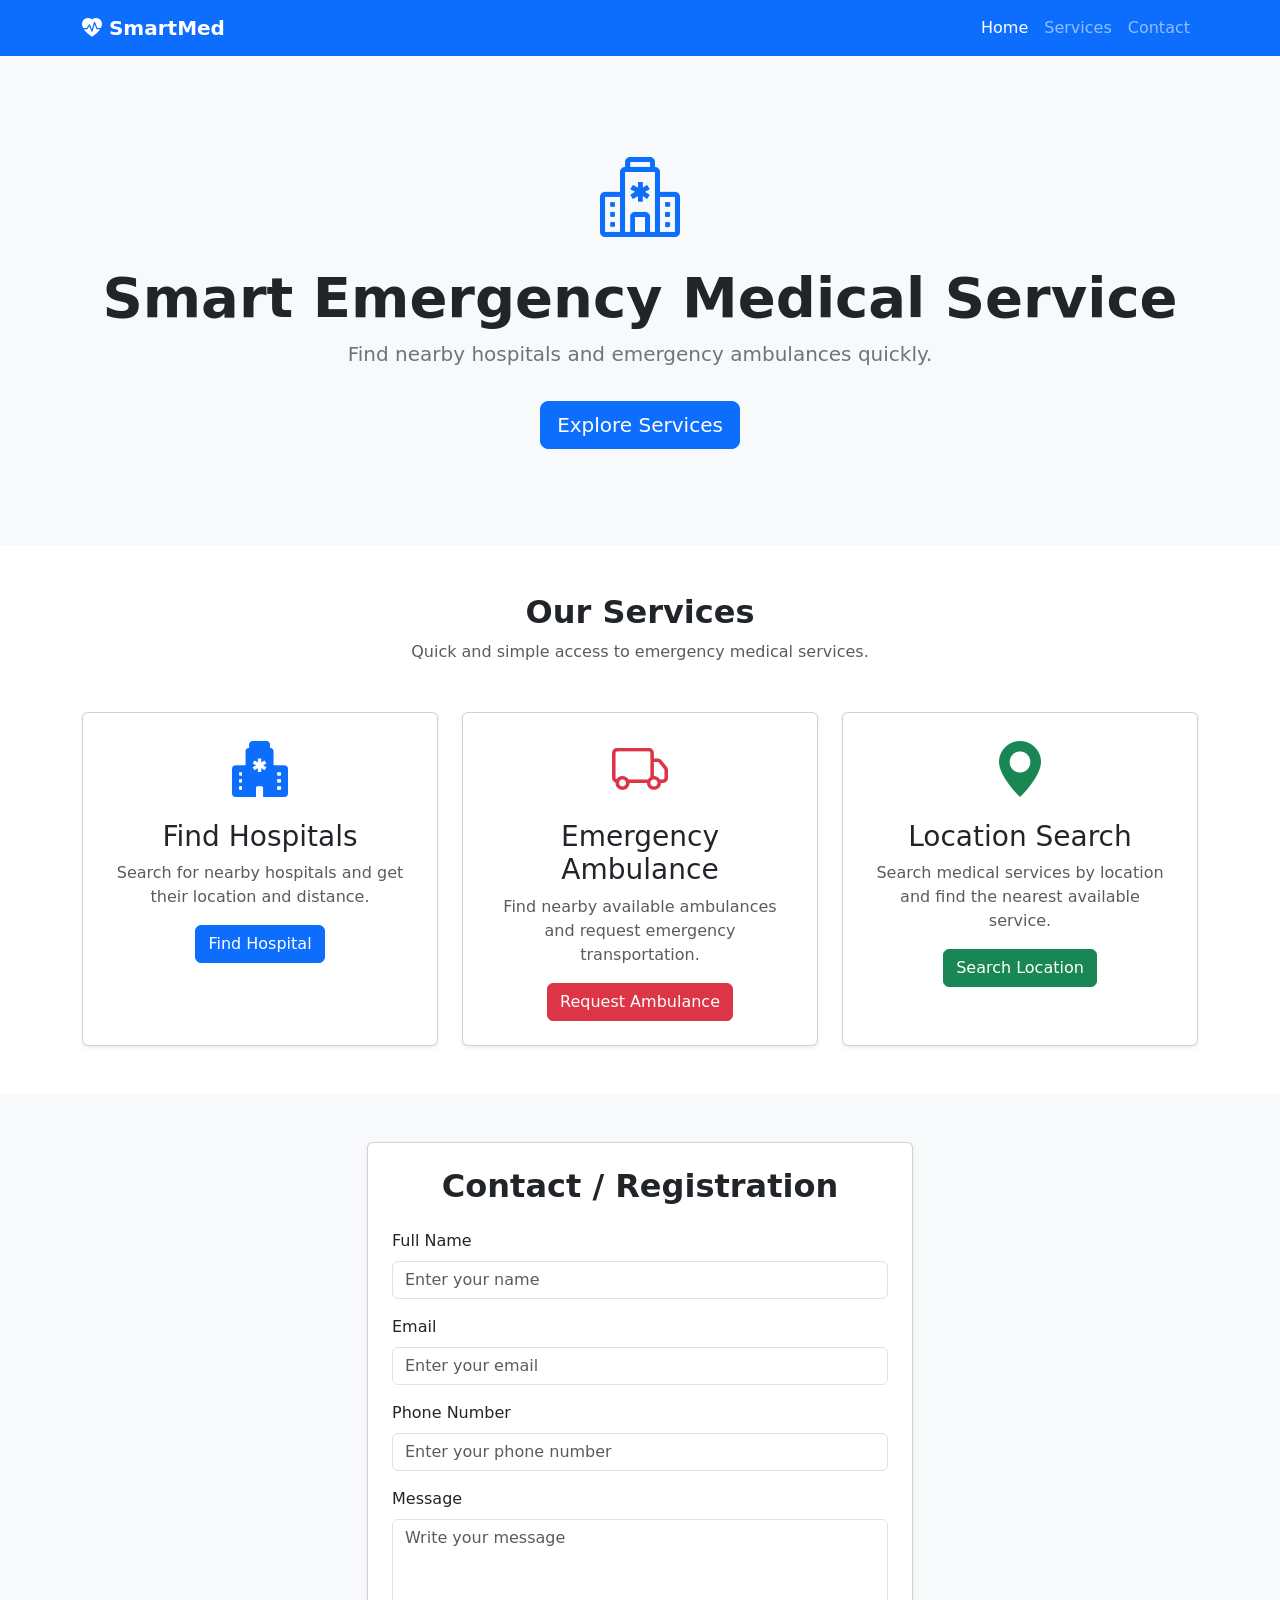
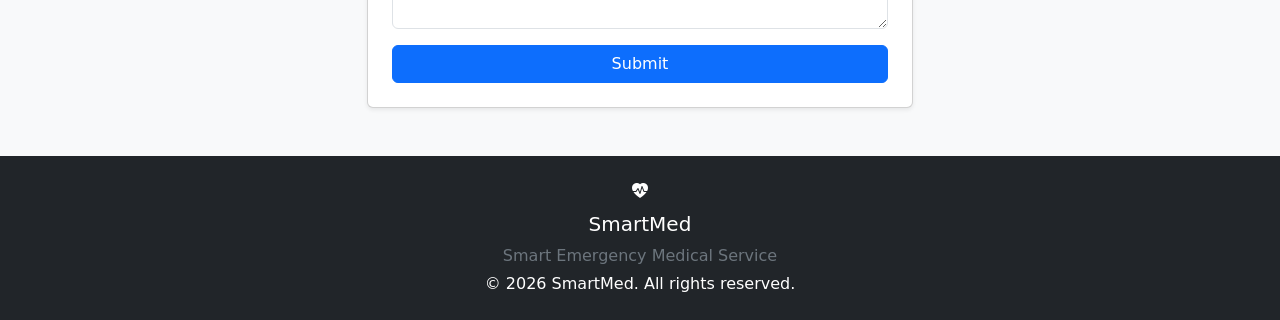
<file: module5.html>
<!DOCTYPE html>
<html lang="en">

<head>
    <meta charset="UTF-8">
    <meta name="viewport" content="width=device-width, initial-scale=1.0">

    <title>SmartMed - Emergency Medical Service</title>

    <link href="https://cdn.jsdelivr.net/npm/bootstrap@5.3.3/dist/css/bootstrap.min.css"
        rel="stylesheet">
    <link rel="stylesheet"
        href="https://cdn.jsdelivr.net/npm/bootstrap-icons@1.11.3/font/bootstrap-icons.min.css">
</head>

<body>


    <nav class="navbar navbar-expand-lg bg-primary navbar-dark">
        <div class="container">

            <a class="navbar-brand fw-bold" href="#">
                <i class="bi bi-heart-pulse-fill"></i>
                SmartMed
            </a>

            <button class="navbar-toggler" type="button"
                data-bs-toggle="collapse"
                data-bs-target="#navbarMenu">

                <span class="navbar-toggler-icon"></span>
            </button>

            <div class="collapse navbar-collapse" id="navbarMenu">

                <ul class="navbar-nav ms-auto">

                    <li class="nav-item">
                        <a class="nav-link active" href="#">Home</a>
                    </li>

                    <li class="nav-item">
                        <a class="nav-link" href="#services">Services</a>
                    </li>

                    <li class="nav-item">
                        <a class="nav-link" href="#contact">Contact</a>
                    </li>

                </ul>

            </div>
        </div>
    </nav>



    <section class="bg-light text-center py-5">

        <div class="container py-5">

            <i class="bi bi-hospital text-primary display-1"></i>

            <h1 class="display-4 fw-bold mt-3">
                Smart Emergency Medical Service
            </h1>

            <p class="lead text-secondary">
                Find nearby hospitals and emergency ambulances quickly.
            </p>

            <a href="#services" class="btn btn-primary btn-lg mt-3">
                Explore Services
            </a>

        </div>

    </section>



    <section id="services" class="py-5">

        <div class="container">

            <div class="text-center mb-5">

                <h2 class="fw-bold">Our Services</h2>

                <p class="text-muted">
                    Quick and simple access to emergency medical services.
                </p>

            </div>


            <div class="row g-4">


                <div class="col-12 col-md-6 col-lg-4">

                    <div class="card h-100 shadow-sm text-center">

                        <div class="card-body p-4">

                            <i class="bi bi-hospital-fill text-primary display-4"></i>

                            <h3 class="card-title mt-3">
                                Find Hospitals
                            </h3>

                            <p class="card-text text-muted">
                                Search for nearby hospitals and get their
                                location and distance.
                            </p>

                            <button class="btn btn-primary">
                                Find Hospital
                            </button>

                        </div>

                    </div>

                </div>



                <div class="col-12 col-md-6 col-lg-4">

                    <div class="card h-100 shadow-sm text-center">

                        <div class="card-body p-4">

                            <i class="bi bi-truck text-danger display-4"></i>

                            <h3 class="card-title mt-3">
                                Emergency Ambulance
                            </h3>

                            <p class="card-text text-muted">
                                Find nearby available ambulances and request
                                emergency transportation.
                            </p>

                            <button class="btn btn-danger">
                                Request Ambulance
                            </button>

                        </div>

                    </div>

                </div>



                <div class="col-12 col-md-6 col-lg-4">

                    <div class="card h-100 shadow-sm text-center">

                        <div class="card-body p-4">

                            <i class="bi bi-geo-alt-fill text-success display-4"></i>

                            <h3 class="card-title mt-3">
                                Location Search
                            </h3>

                            <p class="card-text text-muted">
                                Search medical services by location and
                                find the nearest available service.
                            </p>

                            <button class="btn btn-success">
                                Search Location
                            </button>

                        </div>

                    </div>

                </div>

            </div>

        </div>

    </section>

    <section id="contact" class="bg-light py-5">

        <div class="container">

            <div class="row justify-content-center">

                <div class="col-12 col-md-8 col-lg-6">

                    <div class="card shadow-sm">

                        <div class="card-body p-4">

                            <h2 class="text-center fw-bold mb-4">
                                Contact / Registration
                            </h2>

                            <form>

                                <div class="mb-3">

                                    <label class="form-label">
                                        Full Name
                                    </label>

                                    <input type="text"
                                        class="form-control"
                                        placeholder="Enter your name"
                                        required>

                                </div>


                                <div class="mb-3">

                                    <label class="form-label">
                                        Email
                                    </label>

                                    <input type="email"
                                        class="form-control"
                                        placeholder="Enter your email"
                                        required>

                                </div>


                                <div class="mb-3">

                                    <label class="form-label">
                                        Phone Number
                                    </label>

                                    <input type="tel"
                                        class="form-control"
                                        placeholder="Enter your phone number">

                                </div>


                                <div class="mb-3">

                                    <label class="form-label">
                                        Message
                                    </label>

                                    <textarea class="form-control"
                                        rows="4"
                                        placeholder="Write your message"></textarea>

                                </div>


                                <div class="d-grid">

                                    <button type="submit"
                                        class="btn btn-primary">

                                        Submit

                                    </button>

                                </div>

                            </form>

                        </div>

                    </div>

                </div>

            </div>

        </div>

    </section>

    <footer class="bg-dark text-white text-center py-4">

        <div class="container">

            <i class="bi bi-heart-pulse-fill"></i>

            <h5 class="mt-2">
                SmartMed
            </h5>

            <p class="mb-1 text-secondary">
                Smart Emergency Medical Service
            </p>

            <p class="mb-0">
                © 2026 SmartMed. All rights reserved.
            </p>

        </div>

    </footer>
    <script src="https://cdn.jsdelivr.net/npm/bootstrap@5.3.3/dist/js/bootstrap.bundle.min.js">
    </script>

</body>

</html>
</file>
